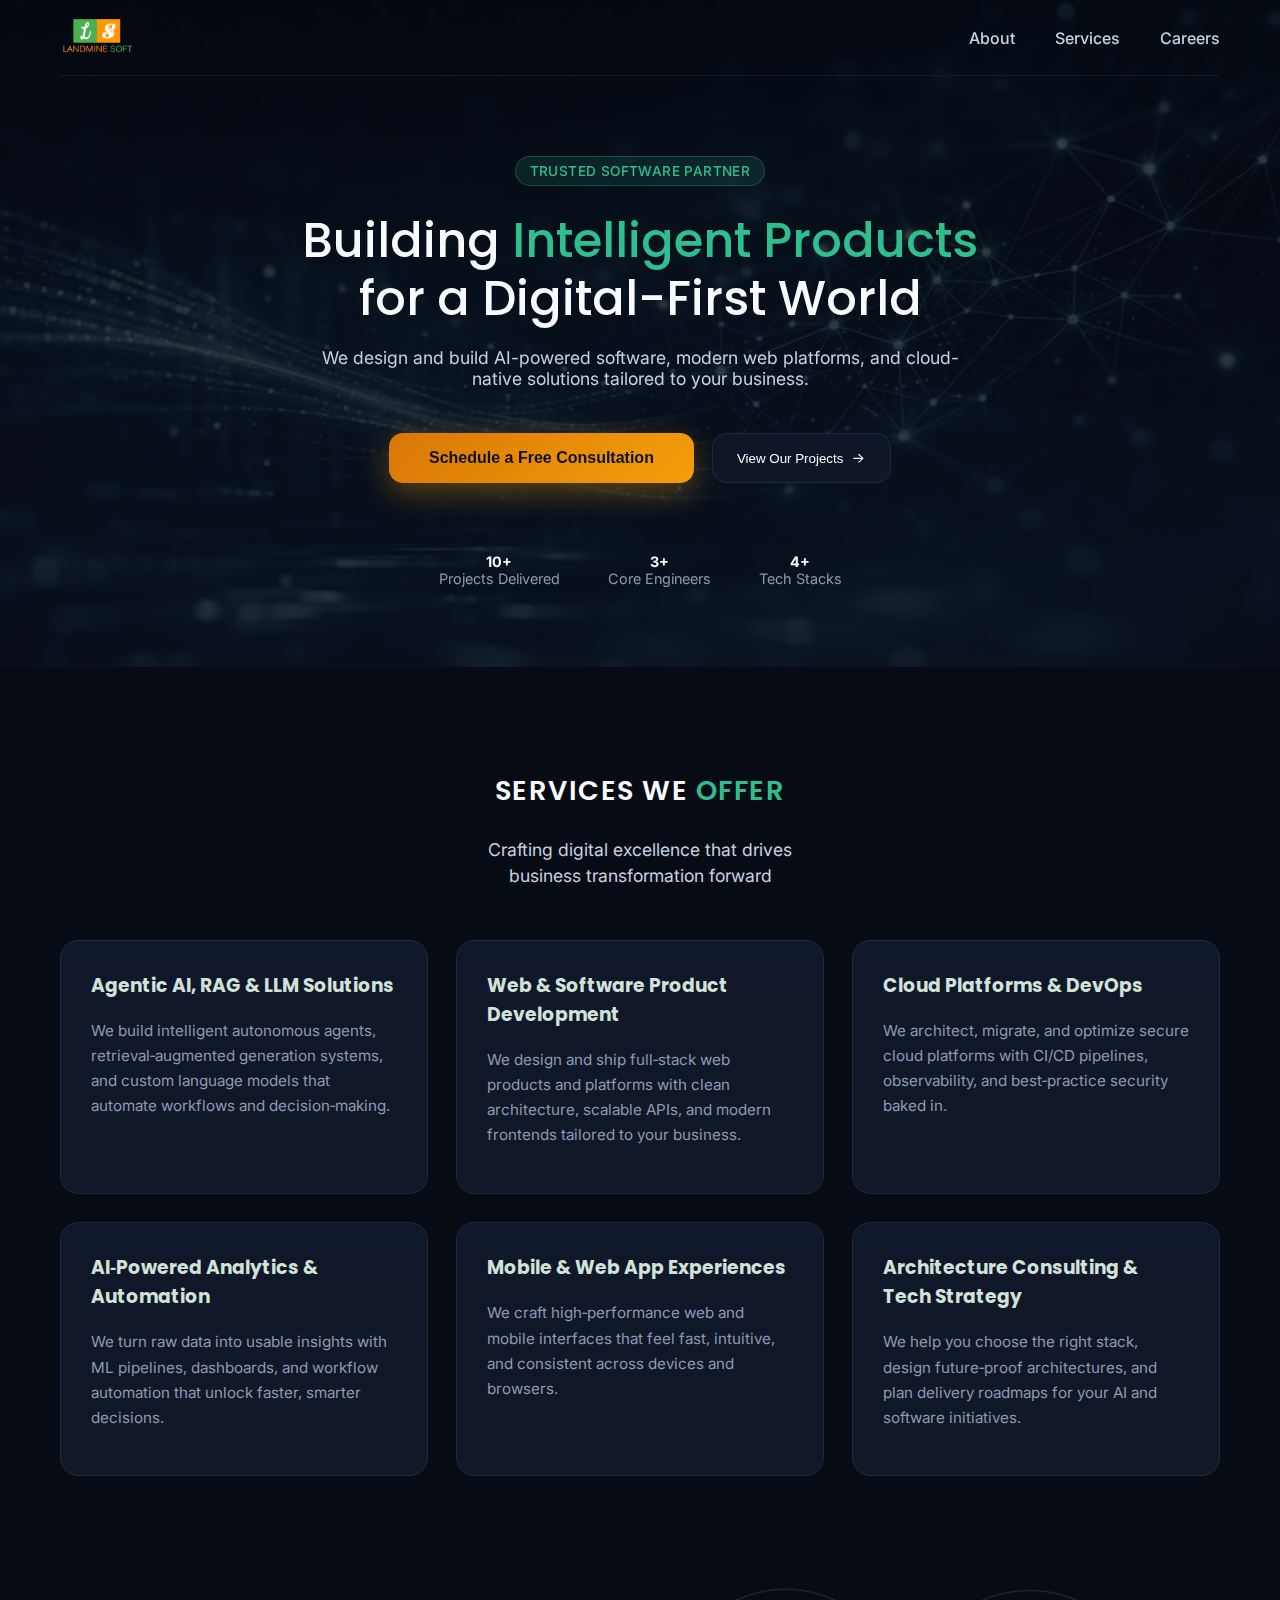
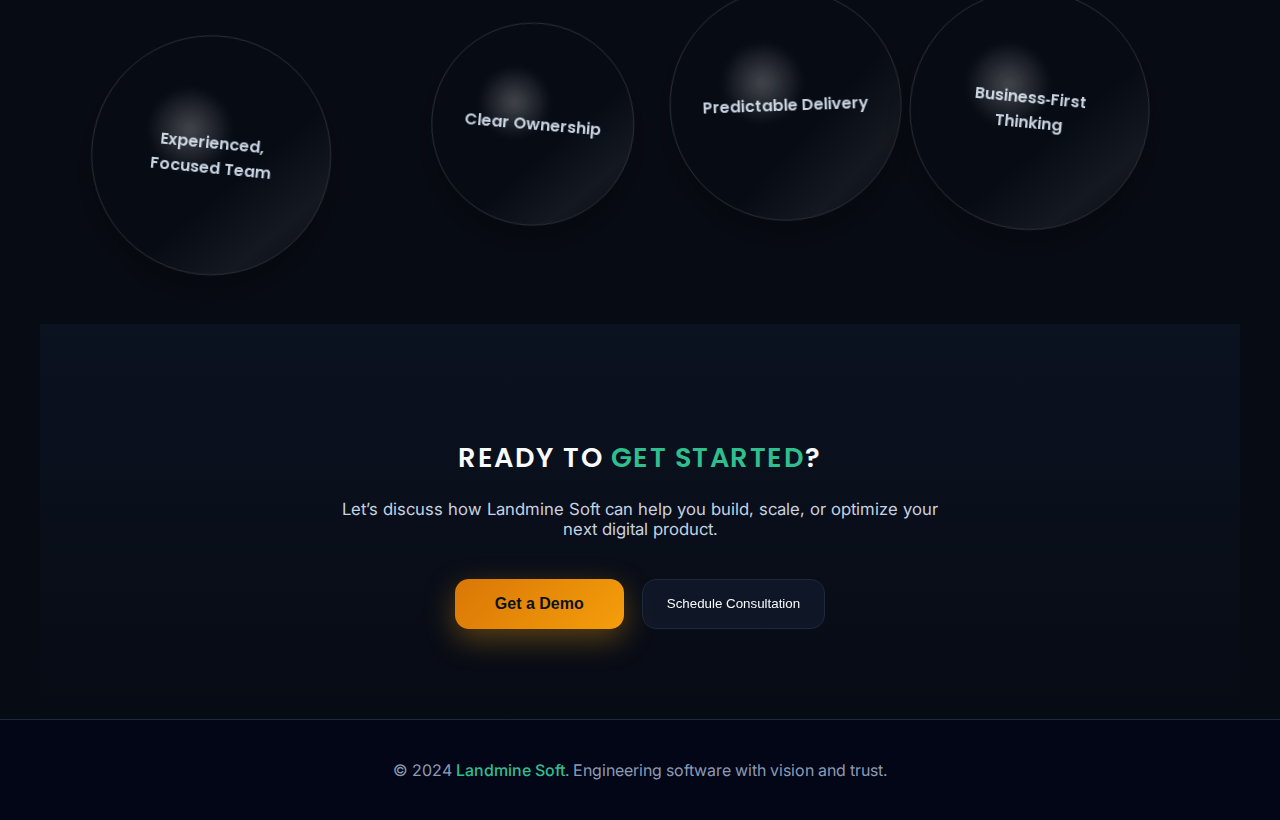
<file: index.html>
<!DOCTYPE html>
<html lang="en">
<head>
  <meta charset="UTF-8" />
  <meta name="viewport" content="width=device-width, initial-scale=1.0" />
  <title>Landmine Soft – Think Big Demo</title>
  <link href="https://fonts.googleapis.com/css2?family=Inter:wght@400;500;600&family=Poppins:wght@600;700&display=swap" rel="stylesheet">
  <link rel="stylesheet" href="./index.css" />
</head>
<body>

<header style="position:relative;overflow:hidden;">
  <!-- Background Video -->
  <video autoplay muted loop playsinline
    style="position:absolute;top:0;left:0;width:100%;height:100%;object-fit:cover;z-index:0;filter:brightness(0.65) contrast(1.05) saturate(1.05);">
    <source src="./resources/ai-background.mp4" type="video/mp4">
  </video>

  <!-- Overlay for color harmony -->
  <div style="position:absolute;inset:0;background:linear-gradient(180deg, rgba(7,11,20,0.65), rgba(11,18,32,0.75));z-index:1;"></div>
  <!-- Hero Content -->
  <div style="position:relative;z-index:2;max-width:1200px;margin:auto;padding:0 20px;">
    <nav class="main-nav">
      <a href="#" class="logo">
        <img src="./resources/landminelogo-CMvDdIuP.png" alt="Landmine Soft Logo">
      </a>
      <ul>
        <li><a href="./about.html">About</a></li>
        <li><a href="#services">Services</a></li>
        <li><a href="careers2.html">Careers</a></li>
      </ul>
    </nav>

    <div class="hero-content-wrapper">
      <div style="display:inline-block;padding:6px 14px;border-radius:999px;background:rgba(60,207,145,0.12);border:1px solid rgba(60,207,145,0.25);color:var(--brand-green);font-size:0.85rem;font-weight:500;letter-spacing:0.4px;">
        TRUSTED SOFTWARE PARTNER
      </div>

      <h1 style="margin-top:26px;">
        Building <span>Intelligent Products</span><br>for a Digital-First World
      </h1>

      <p>
        We design and build AI-powered software, modern web platforms, and cloud-native solutions tailored to your business.
      </p>

      <div style="margin-top:44px;display:flex;justify-content:center;gap:18px;flex-wrap:wrap;">
        <button class="cta">Schedule a Free Consultation</button>
        <button class="cta-secondary">
          View Our Projects
          <svg xmlns="http://www.w3.org/2000/svg" viewBox="0 0 20 20" fill="currentColor"><path fill-rule="evenodd" d="M3 10a.75.75 0 01.75-.75h10.638L10.23 5.29a.75.75 0 111.04-1.08l5.5 5.25a.75.75 0 010 1.08l-5.5 5.25a.75.75 0 11-1.04-1.08l4.158-3.96H3.75A.75.75 0 013 10z" clip-rule="evenodd" /></svg>
        </button>
      </div>

      <div style="margin-top:70px;display:flex;justify-content:center;gap:48px;flex-wrap:wrap;color:var(--text-muted);font-size:0.9rem;">
        <div><strong style="color:var(--text-main);">10+</strong><br>Projects Delivered</div>
        <div><strong style="color:var(--text-main);">3+</strong><br>Core Engineers</div>
        <div><strong style="color:var(--text-main);">4+</strong><br>Tech Stacks</div>
      </div>
    </div>
  </div>
</header>





<section id="services">
  <h2>SERVICES WE <span>OFFER</span></h2>
  <p style="text-align: center; max-width: 650px; margin-inline: auto; margin-top: -25px; margin-bottom: 50px; color: var(--text-secondary); font-size: 1.1rem; line-height: 1.5;">
    Crafting digital excellence that drives<br>business transformation forward
  </p>
  <div class="grid">
    <div class="card">
      <h3>Agentic AI, RAG & LLM Solutions</h3>
      <p>
        We build intelligent autonomous agents, retrieval‑augmented generation systems, and custom language models that automate workflows and decision‑making.
      </p>
    </div>
    <div class="card">
      <h3>Web & Software Product Development</h3>
      <p>
        We design and ship full‑stack web products and platforms with clean architecture, scalable APIs, and modern frontends tailored to your business.
      </p>
    </div>
    <div class="card">
      <h3>Cloud Platforms & DevOps</h3>
      <p>
        We architect, migrate, and optimize secure cloud platforms with CI/CD pipelines, observability, and best‑practice security baked in.
      </p>
    </div>
    <div class="card">
      <h3>AI‑Powered Analytics & Automation</h3>
      <p>
        We turn raw data into usable insights with ML pipelines, dashboards, and workflow automation that unlock faster, smarter decisions.
      </p>
    </div>
    <div class="card">
      <h3>Mobile & Web App Experiences</h3>
      <p>
        We craft high‑performance web and mobile interfaces that feel fast, intuitive, and consistent across devices and browsers.
      </p>
    </div>
    <div class="card">
      <h3>Architecture Consulting & Tech Strategy</h3>
      <p>
        We help you choose the right stack, design future‑proof architectures, and plan delivery roadmaps for your AI and software initiatives.
      </p>
    </div>
  </div>
</section>

<!-- Services / Why Landmine Soft Section -->
<section class="why-landmine">
  <!-- Bubble 1 -->
  <div class="bubble">Experienced, Focused Team</div>
  <!-- Bubble 2 -->
  <div class="bubble">Clear Ownership</div>
  <!-- Bubble 3 -->
  <div class="bubble">Predictable Delivery</div>
  <!-- Bubble 4 -->
  <div class="bubble">Business‑First Thinking</div>
</section>

<section style="padding:90px 20px;background:linear-gradient(180deg, #0B1220, #070B14);text-align:center;">
  <h2 style="margin-bottom:20px;">READY TO <span>GET STARTED</span>?</h2>
  <p style="max-width:600px;margin:0 auto 40px;color:var(--text-secondary);font-size:1.05rem;">
    Let’s discuss how Landmine Soft can help you build, scale, or optimize your next digital product.
  </p>
  <div style="display:flex;justify-content:center;gap:18px;flex-wrap:wrap;">
    <button class="cta">Get a Demo</button>
    <button class="cta-secondary">Schedule Consultation</button>
  </div>
</section>

<footer>
  © 2024 <span>Landmine Soft</span>. Engineering software with vision and trust.
</footer>

<script>
  (() => {
    const bubbles = Array.from(document.querySelectorAll(".bubble"));
    if (!bubbles.length) return;

    const setRandomMotion = (el) => {
      const maxX = 35; /* Increased from 24 for more horizontal movement */
      const maxY = 40; /* Increased from 28 for more vertical movement */
      const maxR = 6;
      const tx = (Math.random() * 2 - 1) * maxX;
      const ty = (Math.random() * 2 - 1) * maxY;
      const rs = (Math.random() * 2 - 1) * maxR;
      el.style.setProperty("--tx", `${tx.toFixed(1)}px`);
      el.style.setProperty("--ty", `${ty.toFixed(1)}px`);
      el.style.setProperty("--rs", `${rs.toFixed(1)}deg`);
      const duration = 2200 + Math.random() * 2400;
      el.style.transitionDuration = `${duration}ms`;
    };

    const schedule = (el) => {
      setRandomMotion(el);
      const loop = () => {
        setRandomMotion(el);
        const delay = 1800 + Math.random() * 2000;
        el._bubbleTimer = setTimeout(loop, delay);
      };
      el._bubbleTimer = setTimeout(loop, 1800 + Math.random() * 2000);
    };

    bubbles.forEach(schedule);

    window.addEventListener("beforeunload", () => {
      bubbles.forEach((el) => clearTimeout(el._bubbleTimer));
    });
  })();
</script>

</body>
</html>
</file>
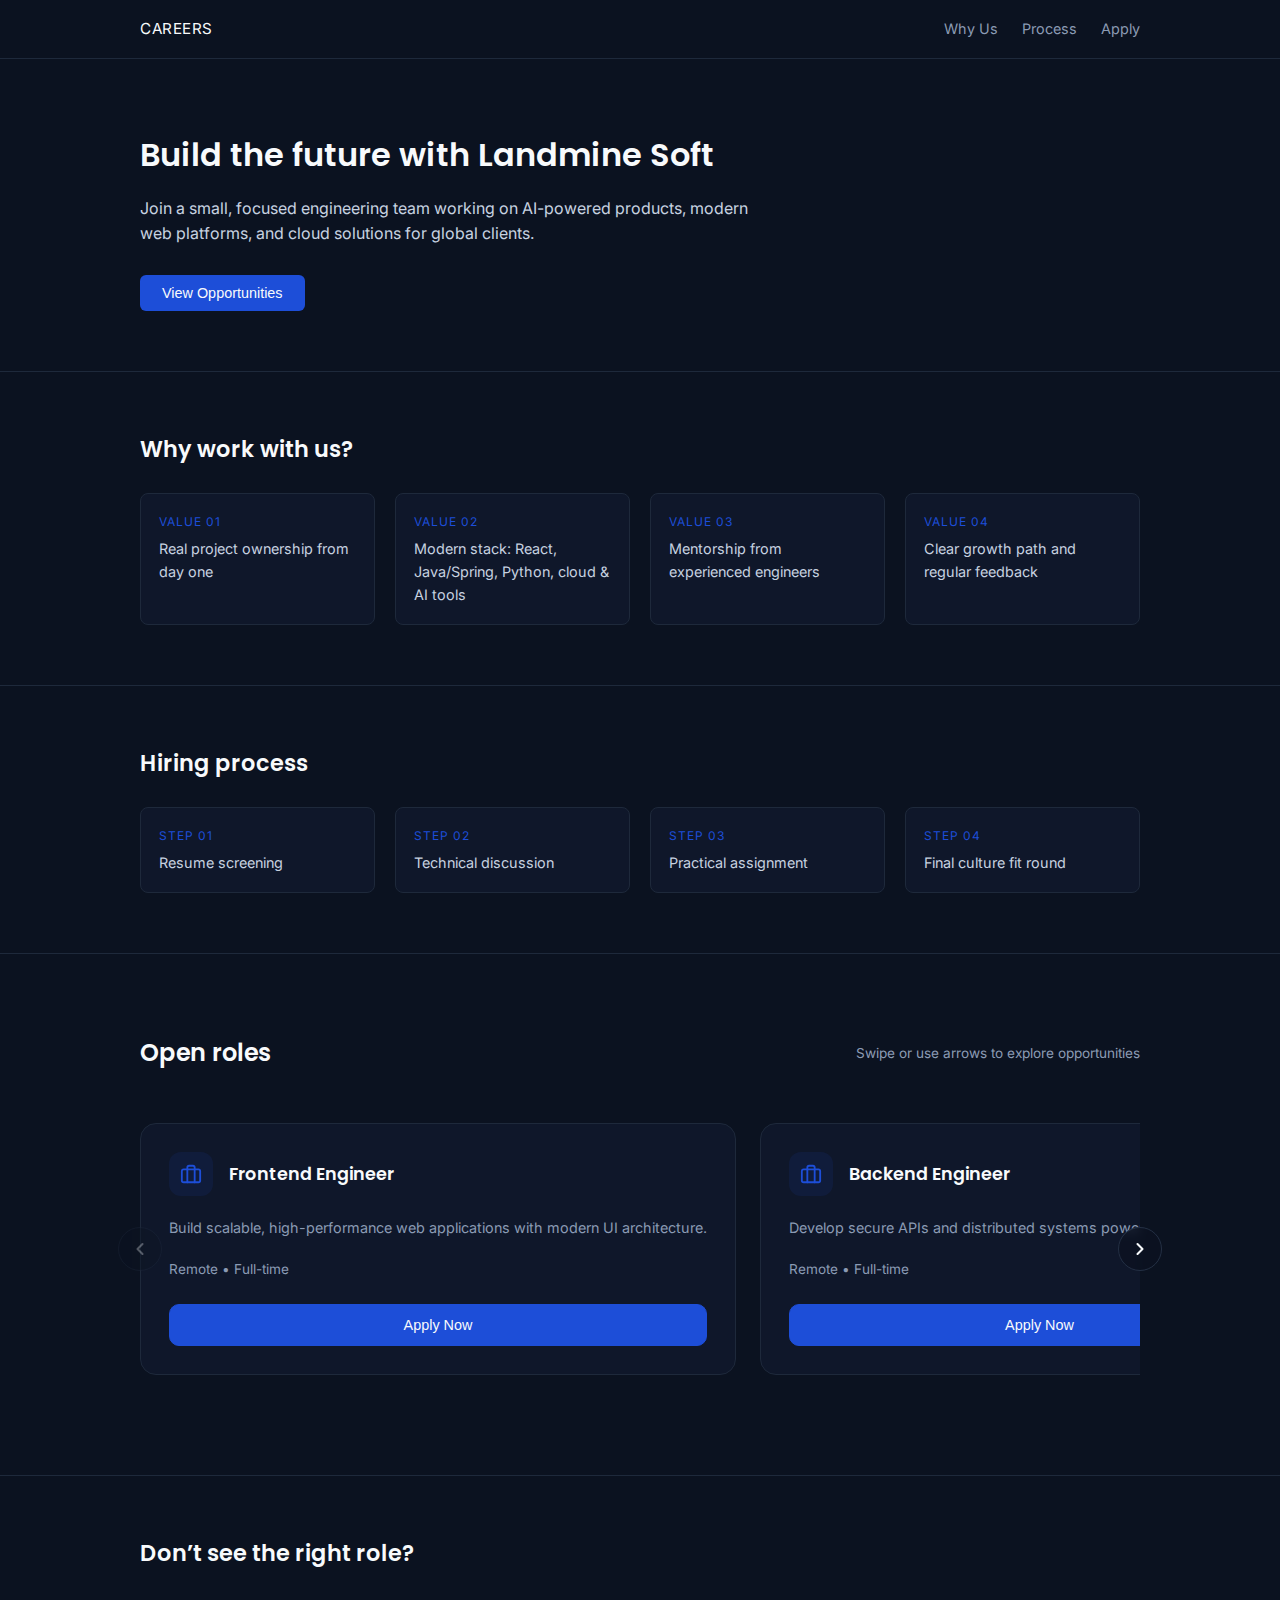
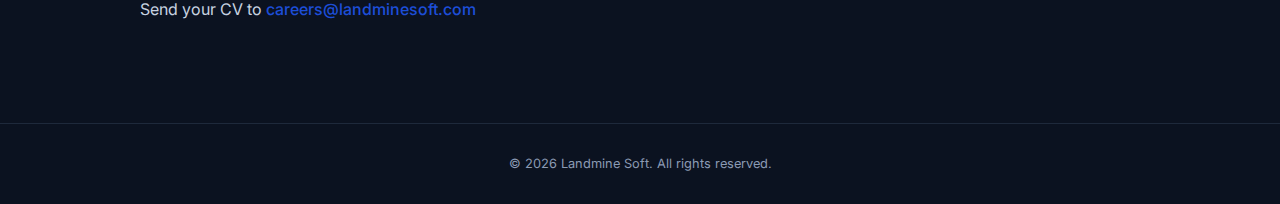
<file: careers.html>
<!DOCTYPE html>
<html lang="en">
<head>
  <meta charset="UTF-8" />
  <meta name="viewport" content="width=device-width, initial-scale=1.0" />
  <title>Landmine Soft | Careers</title>
  <link href="https://fonts.googleapis.com/css2?family=Inter:wght@400;500;600&family=Poppins:wght@500;600&display=swap" rel="stylesheet">
  <style>
    :root {
      /* Enterprise Depth Color System from index.css */
      --bg-main: #070B14;
      --bg-elevated: #0B1220;
      --bg-card: #0F172A;
      --bg-soft: #111827;

      --border-subtle: #1E293B;
      --border-strong: #243044;

      --text-main: #F8FAFC;
      --text-secondary: #C7D2E0;
      --text-muted: #8B9BB4;

      --brand-green: #2FBF8F;
      --brand-orange: #D97706;
      --brand-blue: #1D4ED8; /* Authority blue, good for professional context */
    }

    * { margin: 0; padding: 0; box-sizing: border-box; }
    html { scroll-behavior: smooth; }
    body { font-family: 'Inter', sans-serif; background: var(--bg-elevated); color: var(--text-secondary); line-height: 1.6; }
    h1, h2, h3 { font-family: 'Poppins', sans-serif; font-weight: 600; color: var(--text-main); }
    .container { width: 90%; max-width: 1000px; margin: 0 auto; }

    .navbar { padding: 16px 0; border-bottom: 1px solid var(--border-subtle); }
    .nav-content { display: flex; justify-content: space-between; align-items: center; }
    .logo { font-size: 0.95rem; letter-spacing: 0.5px; color: var(--text-main); }
    .nav-links a { margin-left: 20px; text-decoration: none; color: var(--text-muted); font-size: 0.9rem; transition: color 0.2s ease; }
    .nav-links a:hover { color: var(--text-main); }

    .hero { padding: 70px 0 60px; }
    .hero h1 { font-size: 2rem; margin-bottom: 16px; }
    .hero p { font-size: 1rem; max-width: 640px; color: var(--text-secondary); margin-bottom: 28px; }
    .btn-primary { background: var(--brand-blue); color: var(--text-main); padding: 10px 22px; border: none; border-radius: 6px; font-size: 0.9rem; cursor: pointer; transition: background-color 0.2s ease; }
    .btn-primary:hover { background: #2563EB; } /* A slightly lighter blue for hover */

    .why, .process, .cta { padding: 60px 0; border-top: 1px solid var(--border-subtle); }
    .why h2, .process h2, .cta h2 { font-size: 1.4rem; margin-bottom: 25px; }
    .cta a { color: var(--brand-blue); text-decoration: none; font-weight: 500; }
    .cta a:hover { text-decoration: underline; }

    .why-points, .process-steps { display: grid; grid-template-columns: repeat(auto-fit, minmax(200px, 1fr)); gap: 20px; }
    .why-item, .step { padding: 18px; border-radius: 8px; background: var(--bg-card); border: 1px solid var(--border-subtle); font-size: 0.9rem; color: var(--text-secondary); }
    .why-item span, .step span { display: block; font-size: 0.75rem; color: var(--brand-blue); margin-bottom: 6px; letter-spacing: 1px; }

    .jobs { padding: 80px 0; border-top: 1px solid var(--border-subtle); position: relative; }
    .jobs-header { display: flex; justify-content: space-between; align-items: center; margin-bottom: 30px; }
    .jobs-subtext { font-size: 0.85rem; color: var(--text-muted); }

    .jobs-wrapper { position: relative; display: flex; align-items: center; }
    .jobs-track { display: flex; gap: 24px; overflow-x: auto; scroll-behavior: smooth; padding: 20px 0; scrollbar-width: none; }
    .jobs-track::-webkit-scrollbar { display: none; }

    .job-card { min-width: 320px; background: var(--bg-card); border: 1px solid var(--border-subtle); border-radius: 16px; padding: 28px; flex-shrink: 0; transition: all 0.25s ease; display: flex; flex-direction: column; }
    .job-card:hover { transform: translateY(-8px); border-color: var(--brand-blue); box-shadow: 0 12px 35px rgba(0,0,0,0.2); }

    .job-title-header { display: flex; align-items: center; gap: 16px; margin-bottom: 20px; }
    .job-icon { width: 44px; height: 44px; flex-shrink: 0; border-radius: 12px; background: rgba(29, 78, 216, 0.1); display: flex; align-items: center; justify-content: center; }
    .job-icon svg { width: 22px; height: 22px; color: var(--brand-blue); }
    .job-card h3 { font-size: 1.1rem; margin-bottom: 0; }

    .job-card p { font-size: 0.9rem; color: var(--text-muted); margin-bottom: 20px; line-height: 1.6; flex-grow: 1; }
    .job-location { font-size: 0.85rem; color: var(--text-muted); margin-bottom: 24px; }

    .apply-btn { background: var(--brand-blue); border: 1px solid var(--brand-blue); color: var(--text-main); padding: 12px 16px; border-radius: 10px; font-size: 0.9rem; font-weight: 500; cursor: pointer; transition: all 0.2s ease; width: 100%; }
    .apply-btn:hover { background: var(--brand-blue); border-color: var(--brand-blue); }

    .scroll-btn {
      position: absolute; top: 50%; transform: translateY(-50%);
      width: 44px; height: 44px; border-radius: 50%;
      border: 1px solid var(--border-strong);
      background: rgba(11, 18, 32, 0.8);
      backdrop-filter: blur(5px);
      color: var(--text-main);
      cursor: pointer;
      display: flex; align-items: center; justify-content: center;
      transition: all 0.2s ease;
    }
    .scroll-btn:hover { background: var(--bg-soft); border-color: var(--brand-blue); }
    .scroll-btn.left { left: -22px; }
    .scroll-btn.right { right: -22px; }
    .scroll-btn.disabled { opacity: 0.3; pointer-events: none; }

    footer { text-align: center; padding: 30px 0; font-size: 0.8rem; color: var(--text-muted); border-top: 1px solid var(--border-subtle); margin-top: 40px; }
    @media (max-width: 768px) { .scroll-btn { display: none; } }
  </style>
</head>
<body>

  <div class="navbar">
    <div class="container nav-content">
      <div class="logo">CAREERS</div>
      <div class="nav-links">
        <a href="#why">Why Us</a>
        <a href="#process">Process</a>
        <a href="#apply">Apply</a>
      </div>
    </div>
  </div>

  <section class="hero">
    <div class="container">
      <h1>Build the future with Landmine Soft</h1>
      <p>Join a small, focused engineering team working on AI-powered products, modern web platforms, and cloud solutions for global clients.</p>
      <a href="#jobs"><button class="btn-primary">View Opportunities</button></a>
    </div>
  </section>

  <section class="why" id="why">
    <div class="container">
      <h2>Why work with us?</h2>
      <div class="why-points">
        <div class="why-item"><span>VALUE 01</span>Real project ownership from day one</div>
        <div class="why-item"><span>VALUE 02</span>Modern stack: React, Java/Spring, Python, cloud & AI tools</div>
        <div class="why-item"><span>VALUE 03</span>Mentorship from experienced engineers</div>
        <div class="why-item"><span>VALUE 04</span>Clear growth path and regular feedback</div>
      </div>
    </div>
  </section>

  <section class="process" id="process">
    <div class="container">
      <h2>Hiring process</h2>
      <div class="process-steps">
        <div class="step"><span>STEP 01</span>Resume screening</div>
        <div class="step"><span>STEP 02</span>Technical discussion</div>
        <div class="step"><span>STEP 03</span>Practical assignment</div>
        <div class="step"><span>STEP 04</span>Final culture fit round</div>
      </div>
    </div>
  </section>

  <section class="jobs" id="jobs">
    <div class="container">
      <div class="jobs-header">
        <h2>Open roles</h2>
        <div class="jobs-subtext">Swipe or use arrows to explore opportunities</div>
      </div>

      <div class="jobs-wrapper">
        <button class="scroll-btn left" id="leftBtn">
          <svg xmlns="http://www.w3.org/2000/svg" width="20" height="20" viewBox="0 0 24 24" fill="none" stroke="currentColor" stroke-width="2.5" stroke-linecap="round" stroke-linejoin="round"><polyline points="15 18 9 12 15 6"></polyline></svg>
        </button>
        <div class="jobs-track" id="jobsTrack">
          <div class="job-card">
            <div class="job-title-header">
              <div class="job-icon">
                <svg xmlns="http://www.w3.org/2000/svg" width="24" height="24" viewBox="0 0 24 24" fill="none" stroke="currentColor" stroke-width="2" stroke-linecap="round" stroke-linejoin="round"><rect x="2" y="7" width="20" height="14" rx="2" ry="2"></rect><path d="M16 21V5a2 2 0 0 0-2-2h-4a2 2 0 0 0-2 2v16"></path></svg>
              </div>
              <h3>Frontend Engineer</h3>
            </div>
            <p>Build scalable, high-performance web applications with modern UI architecture.</p>
            <div class="job-location">Remote • Full-time</div>
            <button class="apply-btn">Apply Now</button>
          </div>
          <div class="job-card">
            <div class="job-title-header">
              <div class="job-icon">
                <svg xmlns="http://www.w3.org/2000/svg" width="24" height="24" viewBox="0 0 24 24" fill="none" stroke="currentColor" stroke-width="2" stroke-linecap="round" stroke-linejoin="round"><rect x="2" y="7" width="20" height="14" rx="2" ry="2"></rect><path d="M16 21V5a2 2 0 0 0-2-2h-4a2 2 0 0 0-2 2v16"></path></svg>
              </div>
              <h3>Backend Engineer</h3>
            </div>
            <p>Develop secure APIs and distributed systems powering our core platform.</p>
            <div class="job-location">Remote • Full-time</div>
            <button class="apply-btn">Apply Now</button>
          </div>
          <div class="job-card">
            <div class="job-title-header">
              <div class="job-icon">
                <svg xmlns="http://www.w3.org/2000/svg" width="24" height="24" viewBox="0 0 24 24" fill="none" stroke="currentColor" stroke-width="2" stroke-linecap="round" stroke-linejoin="round"><rect x="2" y="7" width="20" height="14" rx="2" ry="2"></rect><path d="M16 21V5a2 2 0 0 0-2-2h-4a2 2 0 0 0-2 2v16"></path></svg>
              </div>
              <h3>UI/UX Designer</h3>
            </div>
            <p>Design intuitive, elegant user experiences aligned with our product vision.</p>
            <div class="job-location">Hybrid • Full-time</div>
            <button class="apply-btn">Apply Now</button>
          </div>
        </div>
        <button class="scroll-btn right" id="rightBtn">
          <svg xmlns="http://www.w3.org/2000/svg" width="20" height="20" viewBox="0 0 24 24" fill="none" stroke="currentColor" stroke-width="2.5" stroke-linecap="round" stroke-linejoin="round"><polyline points="9 18 15 12 9 6"></polyline></svg>
        </button>
      </div>
    </div>
  </section>

  <section class="cta" id="apply">
    <div class="container">
      <h2>Don’t see the right role?</h2>
      <p>Send your CV to <a href="mailto:careers@landminesoft.com">careers@landminesoft.com</a></p>
    </div>
  </section>

  <footer>© 2026 Landmine Soft. All rights reserved.</footer>

  <script>
    document.addEventListener('DOMContentLoaded', function () {
      const track = document.getElementById('jobsTrack');
      const leftBtn = document.getElementById('leftBtn');
      const rightBtn = document.getElementById('rightBtn');
      const scrollAmount = 320;

      function updateButtons() {
        const maxScroll = track.scrollWidth - track.clientWidth;
        leftBtn.classList.toggle('disabled', track.scrollLeft <= 5);
        rightBtn.classList.toggle('disabled', track.scrollLeft >= maxScroll - 5);
      }

      function scrollJobs(direction) {
        track.scrollBy({ left: direction * scrollAmount, behavior: 'smooth' });
      }

      leftBtn.addEventListener('click', function () { scrollJobs(-1); });
      rightBtn.addEventListener('click', function () { scrollJobs(1); });
      track.addEventListener('scroll', updateButtons);

      updateButtons();
    });
  </script>

</body>
</html>
</file>
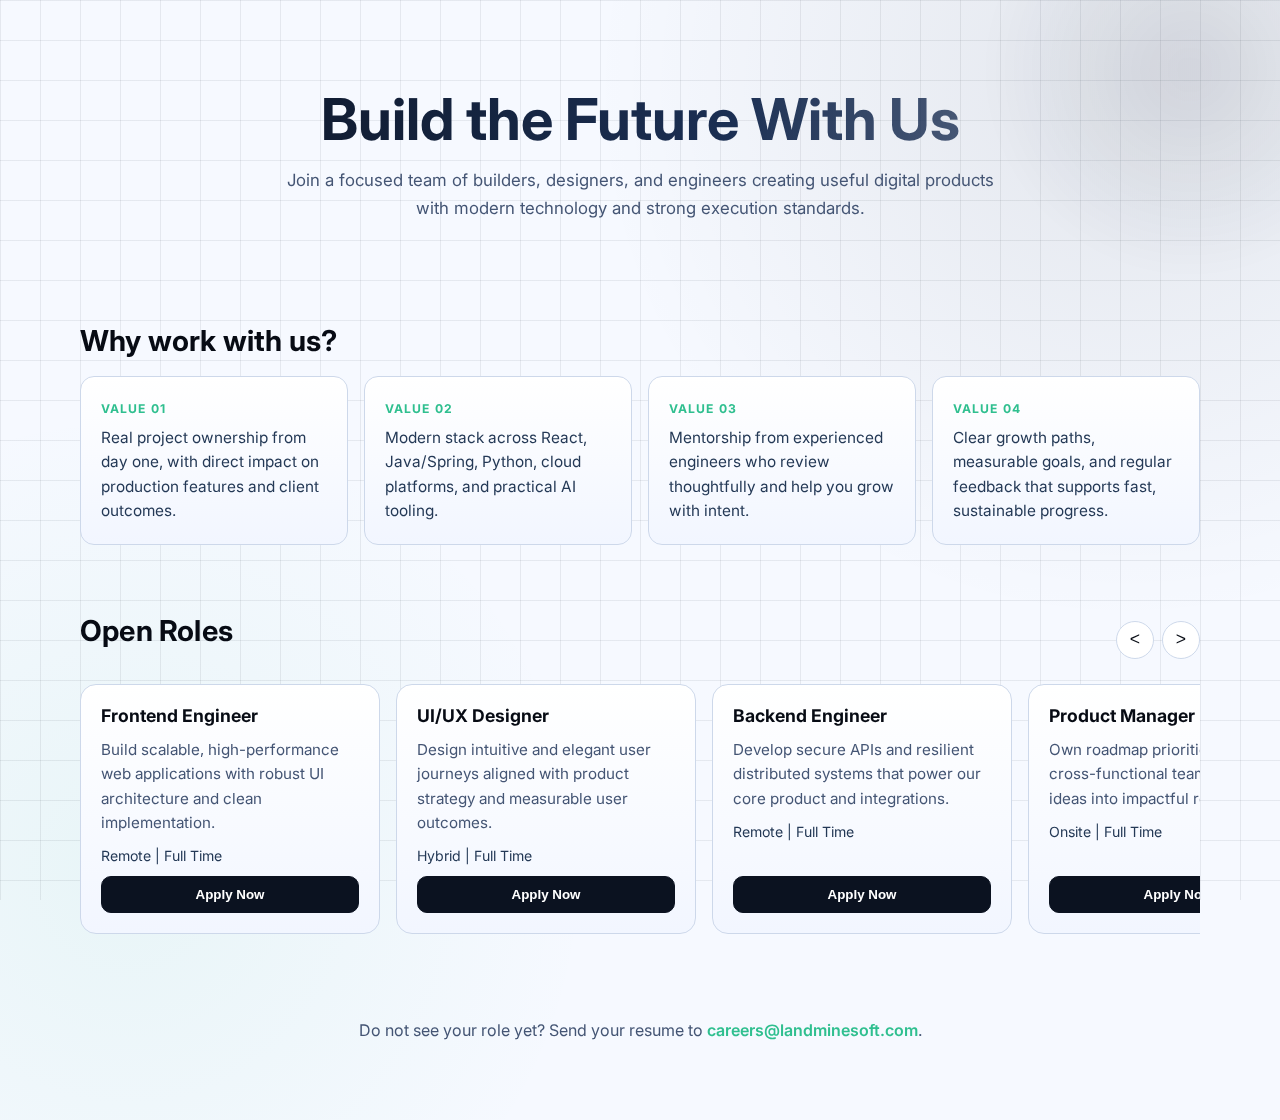
<file: careers2.html>
<!DOCTYPE html>
<html lang="en">
<head>
  <meta charset="UTF-8" />
  <meta name="viewport" content="width=device-width, initial-scale=1.0" />
  <title>Careers | Landmine Soft</title>
  <link rel="preconnect" href="https://fonts.googleapis.com" />
  <link rel="preconnect" href="https://fonts.gstatic.com" crossorigin />
  <link href="https://fonts.googleapis.com/css2?family=Inter:wght@400;500;600;700&display=swap" rel="stylesheet" />
  <style>
    :root {
      --bg: #f6f9ff;
      --bg-soft: #ffffff;
      --card: #f2f6ff;
      --text: #070b14;
      --text-muted: #445574;
      --border: #cdd8ea;
      --primary: #0b1220;
      --accent: #2fbf8f;
      --primary-soft: rgba(11, 18, 32, 0.08);
    }

    * {
      box-sizing: border-box;
    }

    body {
      margin: 0;
      font-family: "Inter", sans-serif;
      background:
        radial-gradient(circle at 88% 8%, rgba(11, 18, 32, 0.08), transparent 35%),
        radial-gradient(circle at 10% 78%, rgba(47, 191, 143, 0.07), transparent 32%),
        var(--bg);
      color: var(--text);
      position: relative;
      overflow-x: hidden;
    }

    body::before {
      content: "";
      position: fixed;
      inset: 0;
      background-image:
        linear-gradient(rgba(11, 18, 32, 0.07) 1px, transparent 1px),
        linear-gradient(90deg, rgba(11, 18, 32, 0.07) 1px, transparent 1px);
      background-size: 40px 40px;
      pointer-events: none;
      z-index: -2;
    }

    body::after {
      content: "";
      position: fixed;
      width: 420px;
      height: 420px;
      right: -120px;
      top: -140px;
      background: radial-gradient(circle, rgba(11, 18, 32, 0.09), transparent 70%);
      filter: blur(6px);
      pointer-events: none;
      z-index: -1;
    }

    .container {
      width: min(1120px, 92%);
      margin: 0 auto;
    }

    .hero {
      text-align: center;
      padding: 88px 0 64px;
    }

    .hero h1 {
      margin: 0 0 16px;
      font-size: clamp(2rem, 4.8vw, 3.6rem);
      line-height: 1.1;
      background: linear-gradient(90deg, var(--primary) 0%, #1b2f53 58%, rgba(27, 47, 83, 0.58) 100%);
      -webkit-background-clip: text;
      background-clip: text;
      color: transparent;
    }

    .hero p {
      margin: 0 auto;
      max-width: 740px;
      color: var(--text-muted);
      font-size: 1.05rem;
      line-height: 1.65;
    }

    .section {
      padding: 36px 0 22px;
    }

    .section h2 {
      margin: 0 0 18px;
      font-size: 1.8rem;
      letter-spacing: 0.2px;
    }

    .values-grid {
      display: grid;
      grid-template-columns: repeat(auto-fit, minmax(230px, 1fr));
      gap: 16px;
    }

    .value-card {
      background: linear-gradient(180deg, var(--bg-soft), var(--card));
      border: 1px solid var(--border);
      border-radius: 14px;
      padding: 20px;
    }

    .value-id {
      display: inline-block;
      margin-bottom: 10px;
      color: var(--accent);
      font-size: 0.76rem;
      letter-spacing: 1.1px;
      font-weight: 700;
    }

    .value-card p {
      margin: 0;
      line-height: 1.6;
      color: #243956;
      font-size: 0.96rem;
    }

    .roles-header {
      margin-top: 10px;
      display: flex;
      align-items: center;
      justify-content: space-between;
      gap: 12px;
    }

    .controls {
      display: flex;
      gap: 8px;
    }

    .icon-btn {
      width: 38px;
      height: 38px;
      border-radius: 999px;
      border: 1px solid var(--border);
      background: #ffffff;
      color: var(--text);
      cursor: pointer;
      font-size: 1.1rem;
    }

    .icon-btn:hover {
      border-color: var(--accent);
      color: var(--accent);
    }

    .roles-track {
      margin-top: 18px;
      display: flex;
      gap: 16px;
      overflow-x: auto;
      scroll-behavior: smooth;
      padding-bottom: 10px;
      scrollbar-width: none;
    }

    .roles-track::-webkit-scrollbar {
      display: none;
    }

    .role-card {
      min-width: 300px;
      max-width: 300px;
      border: 1px solid var(--border);
      border-radius: 16px;
      background: linear-gradient(180deg, var(--bg-soft), var(--card));
      padding: 20px;
      display: flex;
      flex-direction: column;
      gap: 12px;
      transition: border-color 0.2s ease, box-shadow 0.2s ease;
    }

    .role-card:hover {
      border-color: rgba(47, 191, 143, 0.45);
      box-shadow: 0 10px 24px rgba(11, 18, 32, 0.08);
    }

    .role-card h3 {
      margin: 0;
      font-size: 1.1rem;
    }

    .role-card p {
      margin: 0;
      color: var(--text-muted);
      line-height: 1.6;
      font-size: 0.95rem;
      min-height: 68px;
    }

    .meta {
      color: #243956;
      font-size: 0.88rem;
    }

    .apply-btn {
      margin-top: auto;
      border: 1px solid var(--primary);
      border-radius: 10px;
      background: var(--primary);
      color: #ffffff;
      font-weight: 700;
      padding: 10px 14px;
      cursor: pointer;
    }

    .apply-btn:hover {
      background: #101a2d;
      border-color: var(--accent);
    }

    .footer-cta {
      padding: 54px 0 80px;
      color: var(--text-muted);
      text-align: center;
    }

    .footer-cta a {
      color: var(--accent);
      text-decoration: none;
      font-weight: 600;
    }

    @media (max-width: 760px) {
      .controls {
        display: none;
      }
    }
  </style>
</head>
<body>
  <main class="container">
    <section class="hero">
      <h1>Build the Future With Us</h1>
      <p>
        Join a focused team of builders, designers, and engineers creating useful digital products with modern
        technology and strong execution standards.
      </p>
    </section>

    <section class="section" id="why-us">
      <h2>Why work with us?</h2>
      <div class="values-grid">
        <article class="value-card">
          <span class="value-id">VALUE 01</span>
          <p>Real project ownership from day one, with direct impact on production features and client outcomes.</p>
        </article>
        <article class="value-card">
          <span class="value-id">VALUE 02</span>
          <p>Modern stack across React, Java/Spring, Python, cloud platforms, and practical AI tooling.</p>
        </article>
        <article class="value-card">
          <span class="value-id">VALUE 03</span>
          <p>Mentorship from experienced engineers who review thoughtfully and help you grow with intent.</p>
        </article>
        <article class="value-card">
          <span class="value-id">VALUE 04</span>
          <p>Clear growth paths, measurable goals, and regular feedback that supports fast, sustainable progress.</p>
        </article>
      </div>
    </section>

    <section class="section" id="open-roles">
      <div class="roles-header">
        <h2>Open Roles</h2>
        <div class="controls">
          <button class="icon-btn" id="leftBtn" aria-label="Scroll left">&lt;</button>
          <button class="icon-btn" id="rightBtn" aria-label="Scroll right">&gt;</button>
        </div>
      </div>

      <div class="roles-track" id="rolesTrack">
        <article class="role-card">
          <h3>Frontend Engineer</h3>
          <p>Build scalable, high-performance web applications with robust UI architecture and clean implementation.</p>
          <div class="meta">Remote | Full Time</div>
          <button class="apply-btn">Apply Now</button>
        </article>

        <article class="role-card">
          <h3>UI/UX Designer</h3>
          <p>Design intuitive and elegant user journeys aligned with product strategy and measurable user outcomes.</p>
          <div class="meta">Hybrid | Full Time</div>
          <button class="apply-btn">Apply Now</button>
        </article>

        <article class="role-card">
          <h3>Backend Engineer</h3>
          <p>Develop secure APIs and resilient distributed systems that power our core product and integrations.</p>
          <div class="meta">Remote | Full Time</div>
          <button class="apply-btn">Apply Now</button>
        </article>

        <article class="role-card">
          <h3>Product Manager</h3>
          <p>Own roadmap priorities, coordinate cross-functional teams, and turn ideas into impactful releases.</p>
          <div class="meta">Onsite | Full Time</div>
          <button class="apply-btn">Apply Now</button>
        </article>
      </div>
    </section>

    <section class="footer-cta">
      Do not see your role yet? Send your resume to
      <a href="mailto:careers@landminesoft.com">careers@landminesoft.com</a>.
    </section>
  </main>

  <script>
    (function () {
      const track = document.getElementById("rolesTrack");
      const leftBtn = document.getElementById("leftBtn");
      const rightBtn = document.getElementById("rightBtn");
      const scrollAmount = 320;

      if (!track || !leftBtn || !rightBtn) return;

      leftBtn.addEventListener("click", function () {
        track.scrollBy({ left: -scrollAmount, behavior: "smooth" });
      });

      rightBtn.addEventListener("click", function () {
        track.scrollBy({ left: scrollAmount, behavior: "smooth" });
      });
    })();
  </script>
</body>
</html>
</file>
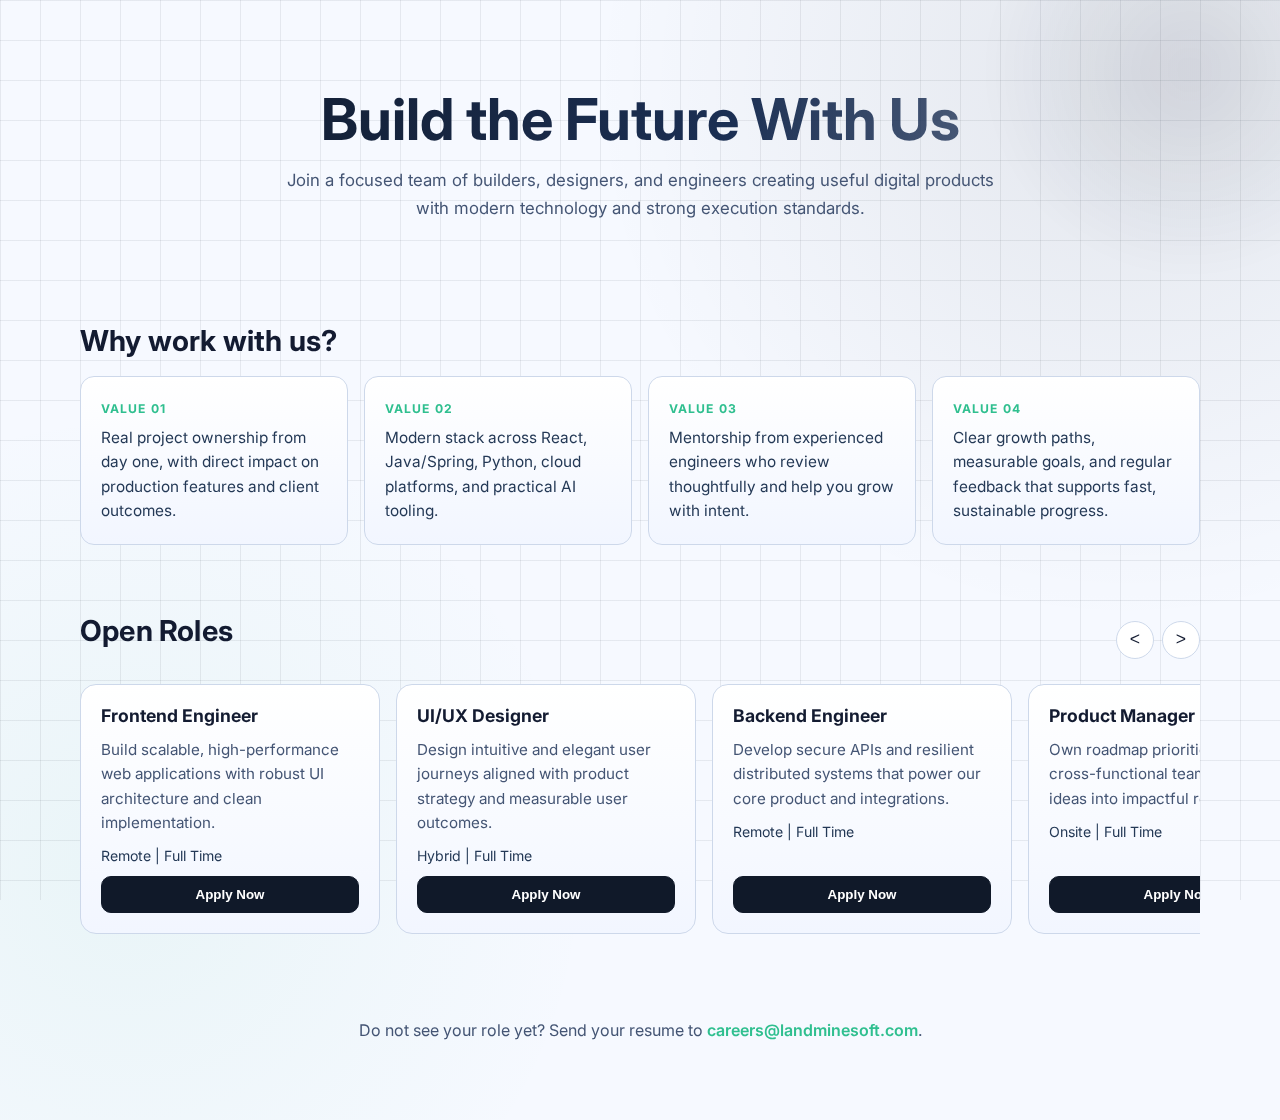
<file: interface/careers2.html>
<!DOCTYPE html>
<html lang="en">
<head>
  <meta charset="UTF-8" />
  <meta name="viewport" content="width=device-width, initial-scale=1.0" />
  <title>Careers | Landmine Soft</title>
  <link rel="preconnect" href="https://fonts.googleapis.com" />
  <link rel="preconnect" href="https://fonts.gstatic.com" crossorigin />
  <link href="https://fonts.googleapis.com/css2?family=Inter:wght@400;500;600;700&display=swap" rel="stylesheet" />
  <style>
    :root {
      --bg: #f6f9ff;
      --bg-soft: #ffffff;
      --card: #f2f6ff;
      --text: #131b31;
      --text-muted: #445574;
      --border: #cdd8ea;
      --primary: #101929;
      --accent: #2fbf8f;
      --primary-soft: rgba(11, 18, 32, 0.08);
    }

    * {
      box-sizing: border-box;
    }

    body {
      margin: 0;
      font-family: "Inter", sans-serif;
      background:
        radial-gradient(circle at 88% 8%, rgba(11, 18, 32, 0.08), transparent 35%),
        radial-gradient(circle at 10% 78%, rgba(61, 187, 145, 0.07), transparent 32%),
        var(--bg);
      color: var(--text);
      position: relative;
      overflow-x: hidden;
    }

    body::before {
      content: "";
      position: fixed;
      inset: 0;
      background-image:
        linear-gradient(rgba(11, 18, 32, 0.07) 1px, transparent 1px),
        linear-gradient(90deg, rgba(11, 18, 32, 0.07) 1px, transparent 1px);
      background-size: 40px 40px;
      pointer-events: none;
      z-index: -2;
    }

    body::after {
      content: "";
      position: fixed;
      width: 420px;
      height: 420px;
      right: -120px;
      top: -140px;
      background: radial-gradient(circle, rgba(11, 18, 32, 0.09), transparent 70%);
      filter: blur(6px);
      pointer-events: none;
      z-index: -1;
    }

    .container {
      width: min(1120px, 92%);
      margin: 0 auto;
    }

    .hero {
      text-align: center;
      padding: 88px 0 64px;
    }

    .hero h1 {
      margin: 0 0 16px;
      font-size: clamp(2rem, 4.8vw, 3.6rem);
      line-height: 1.1;
      background: linear-gradient(90deg, var(--primary) 0%, #1b2f53 58%, rgba(27, 47, 83, 0.58) 100%);
      -webkit-background-clip: text;
      background-clip: text;
      color: transparent;
    }

    .hero p {
      margin: 0 auto;
      max-width: 740px;
      color: var(--text-muted);
      font-size: 1.05rem;
      line-height: 1.65;
    }

    .section {
      padding: 36px 0 22px;
    }

    .section h2 {
      margin: 0 0 18px;
      font-size: 1.8rem;
      letter-spacing: 0.2px;
    }

    .values-grid {
      display: grid;
      grid-template-columns: repeat(auto-fit, minmax(230px, 1fr));
      gap: 16px;
    }

    .value-card {
      background: linear-gradient(180deg, var(--bg-soft), var(--card));
      border: 1px solid var(--border);
      border-radius: 14px;
      padding: 20px;
    }

    .value-id {
      display: inline-block;
      margin-bottom: 10px;
      color: var(--accent);
      font-size: 0.76rem;
      letter-spacing: 1.1px;
      font-weight: 700;
    }

    .value-card p {
      margin: 0;
      line-height: 1.6;
      color: #243956;
      font-size: 0.96rem;
    }

    .roles-header {
      margin-top: 10px;
      display: flex;
      align-items: center;
      justify-content: space-between;
      gap: 12px;
    }

    .controls {
      display: flex;
      gap: 8px;
    }

    .icon-btn {
      width: 38px;
      height: 38px;
      border-radius: 999px;
      border: 1px solid var(--border);
      background: #ffffff;
      color: var(--text);
      cursor: pointer;
      font-size: 1.1rem;
    }

    .icon-btn:hover {
      border-color: var(--accent);
      color: var(--accent);
    }

    .roles-track {
      margin-top: 18px;
      display: flex;
      gap: 16px;
      overflow-x: auto;
      scroll-behavior: smooth;
      padding-bottom: 10px;
      scrollbar-width: none;
    }

    .roles-track::-webkit-scrollbar {
      display: none;
    }

    .role-card {
      min-width: 300px;
      max-width: 300px;
      border: 1px solid var(--border);
      border-radius: 16px;
      background: linear-gradient(180deg, var(--bg-soft), var(--card));
      padding: 20px;
      display: flex;
      flex-direction: column;
      gap: 12px;
      transition: border-color 0.2s ease, box-shadow 0.2s ease;
    }

    .role-card:hover {
      border-color: rgba(47, 191, 143, 0.45);
      box-shadow: 0 10px 24px rgba(11, 18, 32, 0.08);
    }

    .role-card h3 {
      margin: 0;
      font-size: 1.1rem;
    }

    .role-card p {
      margin: 0;
      color: var(--text-muted);
      line-height: 1.6;
      font-size: 0.95rem;
      min-height: 68px;
    }

    .meta {
      color: #243956;
      font-size: 0.88rem;
    }

    .apply-btn {
      margin-top: auto;
      border: 1px solid var(--primary);
      border-radius: 10px;
      background: var(--primary);
      color: #ffffff;
      font-weight: 700;
      padding: 10px 14px;
      cursor: pointer;
    }

    .apply-btn:hover {
      background: #101a2d;
      border-color: var(--accent);
    }

    .footer-cta {
      padding: 54px 0 80px;
      color: var(--text-muted);
      text-align: center;
    }

    .footer-cta a {
      color: var(--accent);
      text-decoration: none;
      font-weight: 600;
    }

    @media (max-width: 760px) {
      .controls {
        display: none;
      }
    }
  </style>
</head>
<body>
  <main class="container">
    <section class="hero">
      <h1>Build the Future With Us</h1>
      <p>
        Join a focused team of builders, designers, and engineers creating useful digital products with modern
        technology and strong execution standards.
      </p>
    </section>

    <section class="section" id="why-us">
      <h2>Why work with us?</h2>
      <div class="values-grid">
        <article class="value-card">
          <span class="value-id">VALUE 01</span>
          <p>Real project ownership from day one, with direct impact on production features and client outcomes.</p>
        </article>
        <article class="value-card">
          <span class="value-id">VALUE 02</span>
          <p>Modern stack across React, Java/Spring, Python, cloud platforms, and practical AI tooling.</p>
        </article>
        <article class="value-card">
          <span class="value-id">VALUE 03</span>
          <p>Mentorship from experienced engineers who review thoughtfully and help you grow with intent.</p>
        </article>
        <article class="value-card">
          <span class="value-id">VALUE 04</span>
          <p>Clear growth paths, measurable goals, and regular feedback that supports fast, sustainable progress.</p>
        </article>
      </div>
    </section>

    <section class="section" id="open-roles">
      <div class="roles-header">
        <h2>Open Roles</h2>
        <div class="controls">
          <button class="icon-btn" id="leftBtn" aria-label="Scroll left">&lt;</button>
          <button class="icon-btn" id="rightBtn" aria-label="Scroll right">&gt;</button>
        </div>
      </div>

      <div class="roles-track" id="rolesTrack">
        <article class="role-card">
          <h3>Frontend Engineer</h3>
          <p>Build scalable, high-performance web applications with robust UI architecture and clean implementation.</p>
          <div class="meta">Remote | Full Time</div>
          <button class="apply-btn">Apply Now</button>
        </article>

        <article class="role-card">
          <h3>UI/UX Designer</h3>
          <p>Design intuitive and elegant user journeys aligned with product strategy and measurable user outcomes.</p>
          <div class="meta">Hybrid | Full Time</div>
          <button class="apply-btn">Apply Now</button>
        </article>

        <article class="role-card">
          <h3>Backend Engineer</h3>
          <p>Develop secure APIs and resilient distributed systems that power our core product and integrations.</p>
          <div class="meta">Remote | Full Time</div>
          <button class="apply-btn">Apply Now</button>
        </article>

        <article class="role-card">
          <h3>Product Manager</h3>
          <p>Own roadmap priorities, coordinate cross-functional teams, and turn ideas into impactful releases.</p>
          <div class="meta">Onsite | Full Time</div>
          <button class="apply-btn">Apply Now</button>
        </article>
      </div>
    </section>

    <section class="footer-cta">
      Do not see your role yet? Send your resume to
      <a href="mailto:careers@landminesoft.com">careers@landminesoft.com</a>.
    </section>
  </main>

  <script>
    (function () {
      const track = document.getElementById("rolesTrack");
      const leftBtn = document.getElementById("leftBtn");
      const rightBtn = document.getElementById("rightBtn");
      const scrollAmount = 320;

      if (!track || !leftBtn || !rightBtn) return;

      leftBtn.addEventListener("click", function () {
        track.scrollBy({ left: -scrollAmount, behavior: "smooth" });
      });

      rightBtn.addEventListener("click", function () {
        track.scrollBy({ left: scrollAmount, behavior: "smooth" });
      });
    })();
  </script>
</body>
</html>
</file>
<file: index.css>
:root {
      /* Enterprise Depth Color System */
      --bg-main: #070B14;        /* deepest navy */
      --bg-elevated: #0B1220;    /* hero layer */
      --bg-card: #0F172A;        /* cards */
      --bg-soft: #111827;        /* inner surfaces */

      --border-subtle: #1E293B;  /* quiet dividers */
      --border-strong: #243044;  /* emphasis */

      --text-main: #F8FAFC;      /* headings */
      --text-secondary: #C7D2E0; /* body */
      --text-muted: #8B9BB4;     /* labels */

      --brand-green: #2FBF8F;    /* refined, desaturated */
      --brand-green-light: #d1e2d8; /* lighter accent for cards */
      --brand-orange: #D97706;   /* warm amber */
      --brand-blue: #1D4ED8;     /* authority blue */

    }

    * { box-sizing: border-box; }

    body {
      margin: 0;
      font-family: 'Inter', sans-serif;
      background: var(--bg-main);
      color: var(--text-main);
    }


    /* Main Navigation */
    .main-nav {
      display: flex;
      justify-content: space-between;
      align-items: center;
      padding: 0px 0;
      border-bottom: 1px solid rgba(30, 41, 59, 0.5); /* var(--border-subtle) but a bit more transparent for this context */
    }

    .logo {
      text-decoration: none;
      transition: opacity 0.2s ease;
      display: flex;
      align-items: center;
    }
    .logo:hover {
      opacity: 0.9;
    }

    .logo img {
      height: 75px;
    }

    .main-nav ul {
      list-style: none;
      display: flex;
      gap: 40px;
      margin: 0;
      padding: 0;
    }

    .main-nav ul a {
      color: var(--text-secondary);
      text-decoration: none;
      font-weight: 500;
      font-size: 1rem;
      transition: color 0.2s ease;
      position: relative;
      padding-bottom: 8px; /* space for the underline */
    }

    .main-nav ul a:hover {
      color: var(--text-main);
    }

    .main-nav ul a::after {
      content: '';
      position: absolute;
      bottom: 0;
      left: 50%;
      transform: translateX(-50%);
      width: 0;
      height: 2px;
      background: var(--brand-green);
      transition: width 0.3s ease-out;
    }

    .main-nav ul a:hover::after {
      width: 100%;
    }


    /* HERO */
    header {
      padding-bottom: 80px;
      background:
      linear-gradient(180deg, #070B14 0%, #0B1220 60%, #0F172A 100%),
      radial-gradient(circle at top right, rgba(29,78,216,0.18), transparent 45%),
      radial-gradient(circle at bottom left, rgba(47,191,143,0.14), transparent 45%);
    }

    header h1 {
      font-family: 'Poppins', sans-serif;
      font-size: clamp(2.5rem, 5vw, 3rem);
      max-width: 900px;
      margin: auto;
      line-height: 1.2;
      font-weight: 500;
    }

    header h1 span {
      color: var(--brand-green);
    }

    header p {
      margin-top: 20px;
      max-width: 650px;
      margin-inline: auto;
      color: var(--text-secondary);
      font-size: 1.1rem;
    }

    .hero-content-wrapper {
      padding-top: 80px;
      text-align: center;
    }

    .cta {
      padding: 16px 40px;
      background: linear-gradient(135deg, var(--brand-orange), #F59E0B);
      color: #0B1220;
      border: none;
      border-radius: 14px;
      font-size: 1rem;
      font-weight: 600;
      cursor: pointer;
      box-shadow: 0 10px 30px rgba(245,158,11,0.35);
    }

    .cta-secondary {
      padding: 12px 24px;
      background: linear-gradient(180deg, rgba(15,23,42,0.9), rgba(17,24,39,0.9));
      color: var(--text-main);
      border: 1px solid var(--border-subtle);
      border-radius: 14px;
      font-weight: 500;
      cursor: pointer;
      backdrop-filter: blur(6px);
      transition: all 0.25s ease;
      display: inline-flex;
      align-items: center;
      gap: 8px;
    }

    .cta-secondary:hover {
      background: linear-gradient(180deg, rgba(30,41,59,0.9), rgba(51,65,85,0.9));
      border-color: var(--border-strong);
      transform: translateY(-3px);
      box-shadow: 0 8px 25px rgba(0,0,0,0.25);
    }

    .cta-secondary svg { width: 1.1em; height: 1.1em; transition: transform 0.25s ease; }
    .cta-secondary:hover svg { transform: translateX(4px); }

    /* SECTION */
    section {
      max-width: 1200px;
      margin: auto;
      padding: 80px 20px;
    }

    section h2 {
      font-family: 'Poppins', sans-serif;
      font-size: 1.7rem;
      font-weight: 600;
      letter-spacing: 1.5px;
      margin-bottom: 50px;
      text-transform: uppercase;
      text-align: center;
    }

    section h2 span {
      color: var(--brand-green);
    }

    /* CARDS */
    .grid {
      display: grid;
      grid-template-columns: repeat(auto-fit, minmax(280px, 1fr));
      gap: 28px;
    }

    .card {
      background: linear-gradient(180deg, var(--bg-card), var(--bg-soft));
      border: 1px solid var(--border-subtle);
      border-radius: 18px;
      padding: 30px;
      transition: all 0.25s ease;
    }

    .card:hover {
      transform: translateY(-8px);
      border-color: rgba(58, 104, 89, 0.5);
      box-shadow: 0 2px 2px rgba(0,0,0,0.2), 0 0 20px rgba(47, 128, 101, 0.3);
    }

    .card h3 {
      margin-top: 0;
      font-family: 'Poppins', sans-serif;
      color: var(--brand-green-light);
    }

    .card p {
      color: var(--text-muted);
      line-height: 1.65;
      font-size: 0.95rem;
    }

    /* FOOTER */
    footer {
      background: #020617;
      padding: 40px 20px;
      text-align: center;
      color: var(--text-muted);
      border-top: 1px solid var(--border-subtle);
    }

    footer span {
      color: var(--brand-green);
      font-weight: 500;
    }

    /* WHY LANDMINE SOFT BUBBLES */
    .why-landmine {
      display: flex;
      flex-wrap: wrap;
      justify-content: center;
      align-items: center; /* Vertically align bubbles for a balanced look */
      gap: 40px; /* Increased gap for larger bubbles */
      padding-top: 4rem;
      padding-bottom: 4rem;
      position: relative;
    }

    .bubble {
      position: relative;
      --tx: 0px;
      --ty: 0px;
      --rs: 0deg;
      /* Removed background and backdrop-filter for a transparent soap-bubble effect */
      background: transparent;
      border: 1px solid rgba(255, 255, 255, 0.15);
      border-radius: 50%;
      aspect-ratio: 1 / 1;
      min-width: 160px;
      max-width: 240px;
      display: flex;
      align-items: center;
      justify-content: center;
      text-align: center;
      padding: 2rem;
      font-family: 'Poppins', sans-serif;
      font-weight: 600;
      color: var(--text-secondary); /* Softer text for better blend */
      /* Removed inset shadow, softened outer shadow for a lighter feel */
      box-shadow: 0 16px 40px rgba(0,0,0,0.35);
      transition: all 0.3s ease;
      animation: float 5s ease-in-out infinite;
      transform: translate3d(var(--tx), var(--ty), 0) rotate(var(--rs));
      will-change: transform;
    }

    .bubble::before {
      content: "";
      position: absolute;
      top: 15%;
      left: 15%;
      width: 50%;
      height: 50%;
      border-radius: 50%;
      /* A sharper, brighter primary reflection for a "shiny" look */
      background: radial-gradient(circle, rgba(255, 255, 255, 0.267), transparent 50%);
      opacity: 0.9;
      filter: blur(3px);
      pointer-events: none;
      mix-blend-mode: screen;
    }

    .bubble::after {
      content: "";
      position: absolute;
      inset: 0;
      border-radius: 50%;
      /* A subtle white rim light instead of color, for a clean look */
      background: linear-gradient(135deg, transparent 60%, rgba(255,255,255,0.05) 80%, transparent);
      pointer-events: none;
    }

    .bubble:hover {
      transform: translate3d(var(--tx), var(--ty), 0) rotate(var(--rs)) translateY(-10px) scale(1.03);
      /* Simply increase the outer shadow and border opacity */
      box-shadow: 0 22px 50px rgba(0,0,0,0.4);
      border-color: rgba(255, 255, 255, 0.25);
    }

    @keyframes float {
      0%, 100% { transform: translateY(0); }
      50% { transform: translateY(-25px); } /* Increased float distance for more momentum */
    }

    /* A generic wrapper for consistent max-width and padding */
    .content-wrapper {
      max-width: 1200px;
      margin: auto;
      padding: 0 20px;
    }
 
    /* Generic subtitle for sections */
    .section-subtitle {
      text-align: center;
      max-width: 650px;
      margin-inline: auto;
      margin-top: -25px;
      margin-bottom: 50px;
      color: var(--text-secondary);
      font-size: 1.1rem;
      line-height: 1.5;
    }

    @media (max-width: 768px) {
      .main-nav {
        flex-direction: column;
        gap: 20px;
      }
      .main-nav ul {
        gap: 25px;
        padding-bottom: 20px;
      }
      .hero-content-wrapper {
        padding-top: 40px;
      }
      header {
        padding-bottom: 60px;
      }
    }
</file>
